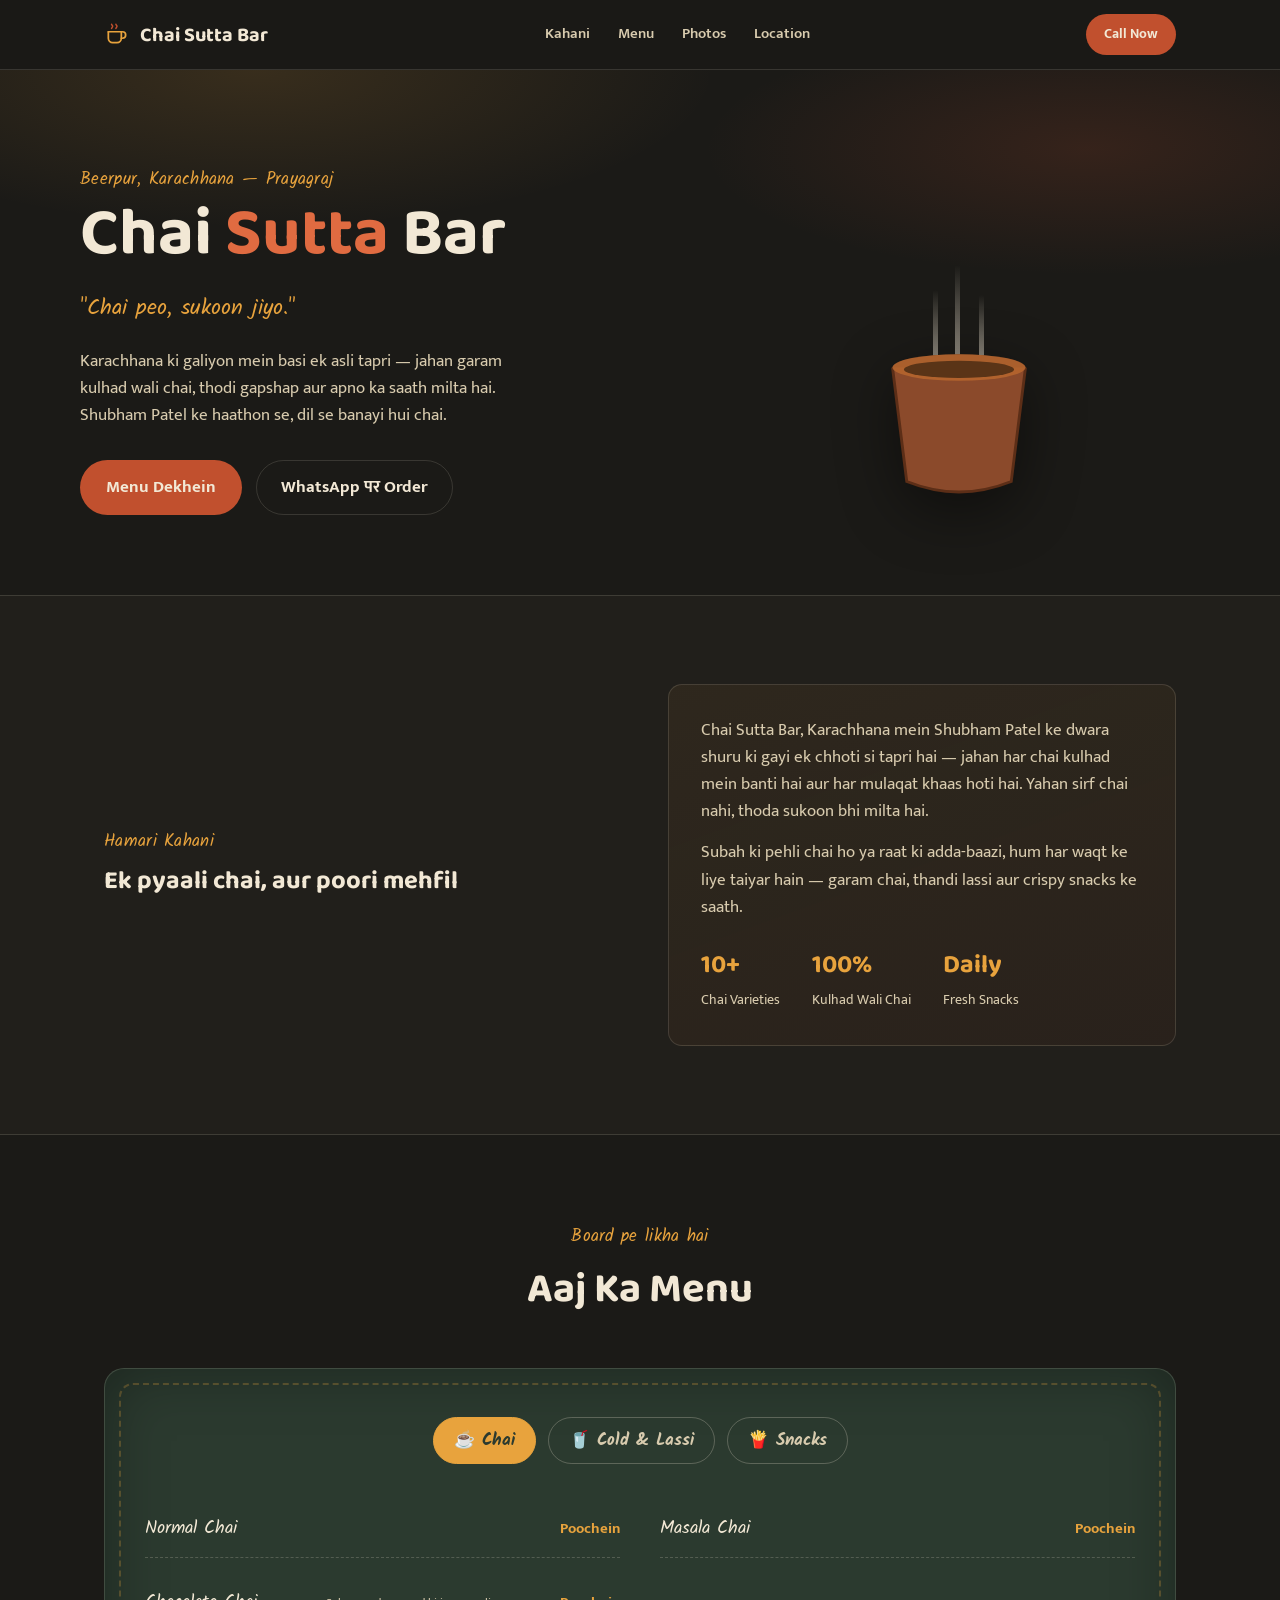
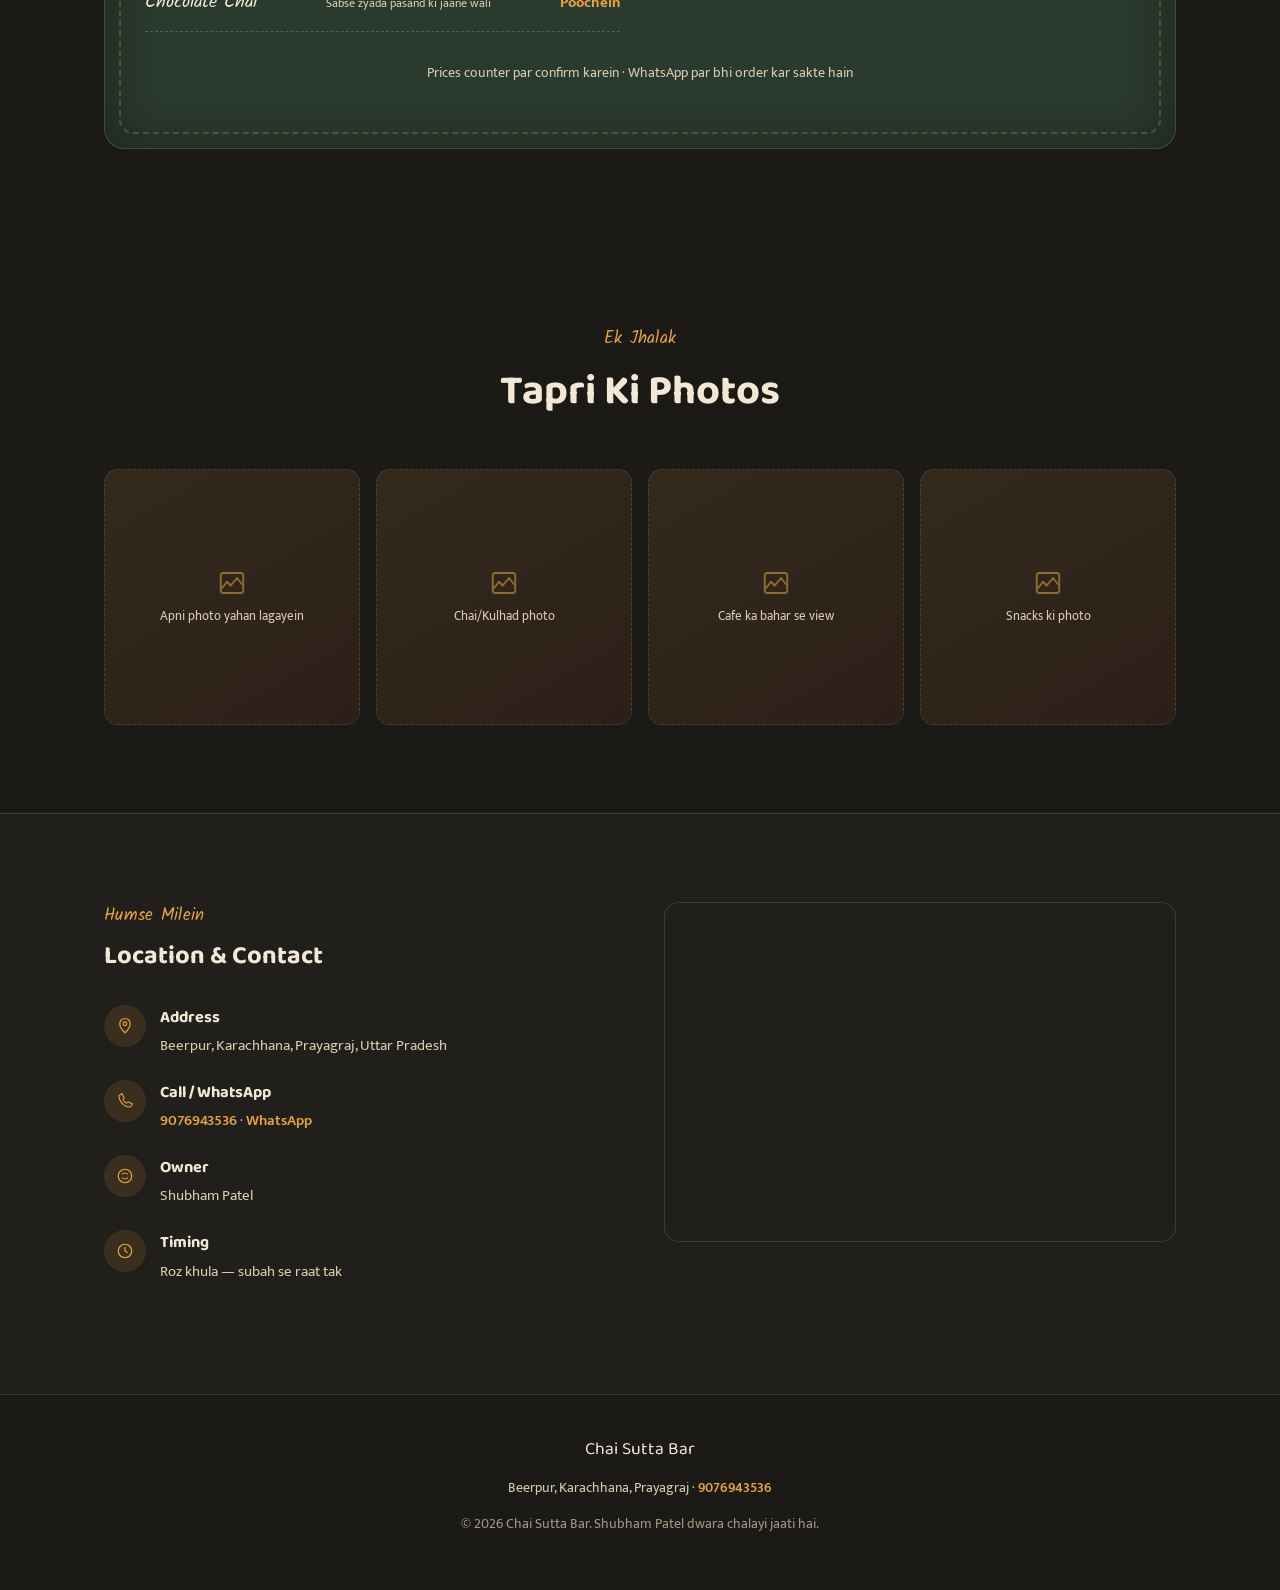
<file: index.html>
<!DOCTYPE html>
<html lang="hi">
<head>
<meta charset="UTF-8">
<meta name="viewport" content="width=device-width, initial-scale=1.0">
<title>Chai Sutta Bar — Karachhana, Prayagraj</title>
<link rel="preconnect" href="https://fonts.googleapis.com">
<link href="https://fonts.googleapis.com/css2?family=Baloo+2:wght@500;600;700;800&family=Mukta:wght@400;500;600;700&family=Kalam:wght@400;700&display=swap" rel="stylesheet">
<link rel="stylesheet" href="style.css">
 <title>Chai Cafe - Abhishek</title>
<meta name="description" content="Chai Cafe ek portfolio/project website hai jo...">
<meta name="keywords" content="chai cafe, abhishek, portfolio">
</head>
<body>
 
<header class="nav">
  <div class="nav-inner">
    <div class="brand">
      <svg width="26" height="26" viewBox="0 0 24 24" fill="none"><path d="M4 9h13a3 3 0 0 1 0 6h-1" stroke="#E8A33D" stroke-width="1.6" stroke-linecap="round"/><path d="M4 9v6a4 4 0 0 0 4 4h4a4 4 0 0 0 4-4V9" stroke="#E8A33D" stroke-width="1.6" stroke-linecap="round" stroke-linejoin="round"/><path d="M7 6c0-1 1-1 1-2s-1-1-1-2M11 6c0-1 1-1 1-2s-1-1-1-2" stroke="#C1502E" stroke-width="1.4" stroke-linecap="round"/></svg>
      Chai Sutta Bar
    </div>
    <nav class="links">
      <a href="#about">Kahani</a>
      <a href="#menu">Menu</a>
      <a href="#gallery">Photos</a>
      <a href="#location">Location</a>
    </nav>
    <a class="nav-cta" href="tel:9076943536">Call Now</a>
  </div>
</header>
 
<section class="hero">
  <div class="hero-inner">
    <div>
      <span class="eyebrow">Beerpur, Karachhana — Prayagraj</span>
      <h1>Chai <span>Sutta</span> Bar</h1>
      <p class="tagline">"Chai peo, sukoon jiyo."</p>
      <p class="desc">Karachhana ki galiyon mein basi ek asli tapri — jahan garam kulhad wali chai, thodi gapshap aur apno ka saath milta hai. Shubham Patel ke haathon se, dil se banayi hui chai.</p>
      <div class="hero-actions">
        <a class="btn-primary" href="#menu">Menu Dekhein</a>
        <a class="btn-ghost" href="https://wa.me/919076943536" target="_blank" rel="noopener">WhatsApp पर Order</a>
      </div>
    </div>
    <div class="cup-wrap">
      <div class="steam-line s1"></div>
      <div class="steam-line s2"></div>
      <div class="steam-line s3"></div>
      <svg class="kulhad" viewBox="0 0 200 180" fill="none">
        <ellipse cx="100" cy="30" rx="70" ry="14" fill="#4A2E1E"/>
        <path d="M30 30 L45 150 Q100 172 155 150 L170 30 Z" fill="#8B4A2B"/>
        <path d="M30 30 L45 150 Q100 172 155 150 L170 30" stroke="#5C2E17" stroke-width="3" fill="none"/>
        <ellipse cx="100" cy="30" rx="70" ry="14" fill="#B5652E" opacity="0.9"/>
        <ellipse cx="100" cy="32" rx="58" ry="9" fill="#5A3417"/>
      </svg>
    </div>
  </div>
</section>
 
<section class="about" id="about">
  <div class="wrap about-grid">
    <div>
      <span class="eyebrow">Hamari Kahani</span>
      <h2>Ek pyaali chai, aur poori mehfil</h2>
    </div>
    <div class="about-card">
      <p>Chai Sutta Bar, Karachhana mein Shubham Patel ke dwara shuru ki gayi ek chhoti si tapri hai — jahan har chai kulhad mein banti hai aur har mulaqat khaas hoti hai. Yahan sirf chai nahi, thoda sukoon bhi milta hai.</p>
      <p>Subah ki pehli chai ho ya raat ki adda-baazi, hum har waqt ke liye taiyar hain — garam chai, thandi lassi aur crispy snacks ke saath.</p>
      <div class="about-stats">
        <div class="stat"><b>10+</b><span>Chai Varieties</span></div>
        <div class="stat"><b>100%</b><span>Kulhad Wali Chai</span></div>
        <div class="stat"><b>Daily</b><span>Fresh Snacks</span></div>
      </div>
    </div>
  </div>
</section>
 
<section id="menu">
  <div class="wrap">
    <div class="section-head">
      <span class="eyebrow">Board pe likha hai</span>
      <h2>Aaj Ka Menu</h2>
    </div>
    <div class="menu-board">
      <div class="menu-tabs" role="tablist">
        <button class="menu-tab active" data-tab="chai" role="tab" aria-selected="true">☕ Chai</button>
        <button class="menu-tab" data-tab="cold" role="tab" aria-selected="false">🥤 Cold &amp; Lassi</button>
        <button class="menu-tab" data-tab="snacks" role="tab" aria-selected="false">🍟 Snacks</button>
      </div>
 
      <div class="menu-panel active" data-panel="chai">
        <div class="menu-item">Normal Chai <span class="price">Poochein</span></div>
        <div class="menu-item">Masala Chai <span class="price">Poochein</span></div>
        <div class="menu-item">Chocolate Chai <small>Sabse zyada pasand ki jaane wali</small><span class="price">Poochein</span></div>
      </div>
 
      <div class="menu-panel" data-panel="cold">
        <div class="menu-item">Cold Coffee <span class="price">Poochein</span></div>
        <div class="menu-item">Lassi <span class="price">Poochein</span></div>
        <div class="menu-item">Cold Drink <span class="price">Poochein</span></div>
      </div>
 
      <div class="menu-panel" data-panel="snacks">
        <div class="menu-item">Samosa <span class="price">Poochein</span></div>
        <div class="menu-item">Aur bhi snacks <small>Counter par available</small><span class="price">Poochein</span></div>
      </div>
 
      <p class="menu-note">Prices counter par confirm karein · WhatsApp par bhi order kar sakte hain</p>
    </div>
  </div>
</section>
 
<section id="gallery">
  <div class="wrap">
    <div class="section-head">
      <span class="eyebrow">Ek Jhalak</span>
      <h2>Tapri Ki Photos</h2>
    </div>
    <div class="gallery-grid">
      <div class="gallery-slot"><svg width="30" height="30" viewBox="0 0 24 24" fill="none"><path d="M4 16l4-5 3 3 5-6 4 5" stroke="#E8A33D" stroke-width="1.5" stroke-linecap="round" stroke-linejoin="round"/><rect x="3" y="4" width="18" height="16" rx="2" stroke="#E8A33D" stroke-width="1.5"/></svg>Apni photo yahan lagayein</div>
      <div class="gallery-slot"><svg width="30" height="30" viewBox="0 0 24 24" fill="none"><path d="M4 16l4-5 3 3 5-6 4 5" stroke="#E8A33D" stroke-width="1.5" stroke-linecap="round" stroke-linejoin="round"/><rect x="3" y="4" width="18" height="16" rx="2" stroke="#E8A33D" stroke-width="1.5"/></svg>Chai/Kulhad photo</div>
      <div class="gallery-slot"><svg width="30" height="30" viewBox="0 0 24 24" fill="none"><path d="M4 16l4-5 3 3 5-6 4 5" stroke="#E8A33D" stroke-width="1.5" stroke-linecap="round" stroke-linejoin="round"/><rect x="3" y="4" width="18" height="16" rx="2" stroke="#E8A33D" stroke-width="1.5"/></svg>Cafe ka bahar se view</div>
      <div class="gallery-slot"><svg width="30" height="30" viewBox="0 0 24 24" fill="none"><path d="M4 16l4-5 3 3 5-6 4 5" stroke="#E8A33D" stroke-width="1.5" stroke-linecap="round" stroke-linejoin="round"/><rect x="3" y="4" width="18" height="16" rx="2" stroke="#E8A33D" stroke-width="1.5"/></svg>Snacks ki photo</div>
    </div>
  </div>
</section>
 
<section class="location" id="location">
  <div class="wrap loc-grid">
    <div>
      <span class="eyebrow">Humse Milein</span>
      <h2 style="margin-bottom:28px;">Location &amp; Contact</h2>
 
      <div class="info-row">
        <div class="ic"><svg width="18" height="18" viewBox="0 0 24 24" fill="none"><path d="M12 21s7-6.5 7-12a7 7 0 1 0-14 0c0 5.5 7 12 7 12z" stroke="currentColor" stroke-width="1.6"/><circle cx="12" cy="9" r="2.4" stroke="currentColor" stroke-width="1.6"/></svg></div>
        <div><h3>Address</h3><p>Beerpur, Karachhana, Prayagraj, Uttar Pradesh</p></div>
      </div>
      <div class="info-row">
        <div class="ic"><svg width="18" height="18" viewBox="0 0 24 24" fill="none"><path d="M4 5c0 8 7 15 15 15l3-4-6-3-2 2c-2-1-4-3-5-5l2-2-3-6-4 3z" stroke="currentColor" stroke-width="1.4" stroke-linejoin="round"/></svg></div>
        <div><h3>Call / WhatsApp</h3><p><a href="tel:9076943536">9076943536</a> · <a href="https://wa.me/919076943536" target="_blank" rel="noopener">WhatsApp</a></p></div>
      </div>
      <div class="info-row">
        <div class="ic"><svg width="18" height="18" viewBox="0 0 24 24" fill="none"><circle cx="12" cy="12" r="9" stroke="currentColor" stroke-width="1.6"/><path d="M8 10c1-1.5 2-2 4-2s3 .5 4 2M8 14c1 1.5 2 2 4 2s3-.5 4-2" stroke="currentColor" stroke-width="1.4"/></svg></div>
        <div><h3>Owner</h3><p>Shubham Patel</p></div>
      </div>
      <div class="info-row">
        <div class="ic"><svg width="18" height="18" viewBox="0 0 24 24" fill="none"><circle cx="12" cy="12" r="9" stroke="currentColor" stroke-width="1.6"/><path d="M12 7v5l3 2" stroke="currentColor" stroke-width="1.6" stroke-linecap="round"/></svg></div>
        <div><h3>Timing</h3><p>Roz khula — subah se raat tak</p></div>
      </div>
    </div>
 
    <div class="map-box">
      <iframe title="Chai Sutta Bar Location Map" loading="lazy" src="https://www.google.com/maps?q=Beerpur+Karachhana+Prayagraj&output=embed"></iframe>
    </div>
  </div>
</section>
 
<footer>
  <div class="fbrand">Chai Sutta Bar</div>
  <p>Beerpur, Karachhana, Prayagraj · <a href="tel:9076943536">9076943536</a></p>
  <p style="margin-top:10px;opacity:0.7;">© 2026 Chai Sutta Bar. Shubham Patel dwara chalayi jaati hai.</p>
</footer>
 
<script src="script.js"></script>
 
</body>
</html>
</file>
<file: style.css>
:root{
    --bg-night:#1B1A17;
    --bg-night-2:#211F1B;
    --clay:#C1502E;
    --clay-light:#E06B41;
    --mustard:#E8A33D;
    --cream:#F2E8D5;
    --cream-dim:#D8CBAE;
    --chalk-green:#2B3A2F;
    --chalk-green-2:#324536;
    --line:rgba(242,232,213,0.14);
    --radius:14px;
    --maxw:1120px;
  }

  *{box-sizing:border-box;}
  html{scroll-behavior:smooth;}
  body{
    margin:0;
    background:var(--bg-night);
    color:var(--cream);
    font-family:'Mukta',sans-serif;
    font-size:17px;
    line-height:1.6;
    -webkit-font-smoothing:antialiased;
  }
  img{max-width:100%;display:block;}
  a{color:inherit;}
  h1,h2,h3{font-family:'Baloo 2',sans-serif;margin:0;}
  .wrap{max-width:var(--maxw);margin:0 auto;padding:0 24px;}
  .eyebrow{
    font-family:'Kalam',cursive;
    color:var(--mustard);
    font-size:1.05rem;
    letter-spacing:.3px;
    margin-bottom:6px;
    display:inline-block;
  }

  /* ===== NAV ===== */
  header.nav{
    position:sticky;top:0;z-index:50;
    background:rgba(27,26,23,0.88);
    backdrop-filter:blur(8px);
    border-bottom:1px solid var(--line);
  }
  .nav-inner{
    display:flex;align-items:center;justify-content:space-between;
    padding:14px 24px;max-width:var(--maxw);margin:0 auto;
  }
  .brand{display:flex;align-items:center;gap:10px;font-family:'Baloo 2';font-weight:700;font-size:1.25rem;color:var(--cream);}
  .brand svg{flex-shrink:0;}
  nav.links{display:flex;gap:28px;font-weight:600;font-size:0.95rem;}
  nav.links a{text-decoration:none;color:var(--cream-dim);transition:color .2s;}
  nav.links a:hover,nav.links a:focus-visible{color:var(--mustard);}
  .nav-cta{
    background:var(--clay);color:var(--cream);padding:9px 18px;border-radius:999px;
    text-decoration:none;font-weight:700;font-size:0.9rem;white-space:nowrap;
    transition:background .2s,transform .2s;
  }
  .nav-cta:hover,.nav-cta:focus-visible{background:var(--clay-light);transform:translateY(-1px);}
  .menu-toggle{display:none;background:none;border:none;color:var(--cream);font-size:1.6rem;cursor:pointer;}

  /* ===== HERO ===== */
  .hero{
    position:relative;
    padding:96px 24px 80px;
    overflow:hidden;
    background:
      radial-gradient(ellipse 60% 50% at 20% 0%, rgba(232,163,61,0.14), transparent 60%),
      radial-gradient(ellipse 50% 40% at 85% 15%, rgba(193,80,46,0.16), transparent 60%),
      var(--bg-night);
  }
  .hero-inner{
    max-width:var(--maxw);margin:0 auto;
    display:grid;grid-template-columns:1.1fr 0.9fr;gap:48px;align-items:center;
  }
  .hero h1{
    font-size:clamp(2.4rem,5.4vw,4.2rem);
    line-height:1.04;
    color:var(--cream);
    margin-bottom:18px;
  }
  .hero h1 span{color:var(--clay-light);}
  .hero p.tagline{
    font-family:'Kalam',cursive;
    font-size:1.35rem;
    color:var(--mustard);
    margin-bottom:22px;
  }
  .hero p.desc{color:var(--cream-dim);max-width:46ch;margin-bottom:30px;}
  .hero-actions{display:flex;gap:14px;flex-wrap:wrap;}
  .btn-primary{
    background:var(--clay);color:var(--cream);padding:14px 26px;border-radius:999px;
    text-decoration:none;font-weight:700;display:inline-flex;align-items:center;gap:8px;
    transition:background .2s,transform .2s;
  }
  .btn-primary:hover,.btn-primary:focus-visible{background:var(--clay-light);transform:translateY(-2px);}
  .btn-ghost{
    border:1.5px solid var(--line);color:var(--cream);padding:13px 24px;border-radius:999px;
    text-decoration:none;font-weight:700;transition:border-color .2s,background .2s;
  }
  .btn-ghost:hover,.btn-ghost:focus-visible{border-color:var(--mustard);background:rgba(232,163,61,0.08);}

  /* Signature: kulhad with rising steam */
  .cup-wrap{position:relative;display:flex;justify-content:center;align-items:flex-end;height:340px;}
  .steam-line{
    position:absolute;bottom:150px;width:5px;border-radius:3px;
    background:linear-gradient(to top, rgba(242,232,213,0.55), rgba(242,232,213,0));
    transform-origin:bottom center;
    animation:steamRise 3.2s ease-in-out infinite;
  }
  .steam-line.s1{left:calc(50% - 26px);height:70px;animation-delay:0s;}
  .steam-line.s2{left:calc(50% - 4px);height:95px;animation-delay:.6s;}
  .steam-line.s3{left:calc(50% + 20px);height:65px;animation-delay:1.2s;}
  @keyframes steamRise{
    0%{transform:translateY(0) scaleY(0.7) skewX(0deg);opacity:0;}
    20%{opacity:.8;}
    50%{transform:translateY(-40px) scaleY(1.05) skewX(-4deg);opacity:.55;}
    100%{transform:translateY(-95px) scaleY(1.3) skewX(4deg);opacity:0;}
  }
  @media (prefers-reduced-motion: reduce){
    .steam-line{animation:none;opacity:.35;}
  }
  .kulhad{width:190px;filter:drop-shadow(0 18px 30px rgba(0,0,0,0.45));}

  /* ===== SECTION HEADS ===== */
  section{padding:88px 0;}
  .section-head{max-width:640px;margin:0 auto 44px;text-align:center;}
  .section-head h2{font-size:clamp(1.8rem,3.4vw,2.6rem);color:var(--cream);}

  /* ===== ABOUT ===== */
  .about{background:var(--bg-night-2);border-top:1px solid var(--line);border-bottom:1px solid var(--line);}
  .about-grid{display:grid;grid-template-columns:1fr 1fr;gap:56px;align-items:center;}
  .about-card{
    background:linear-gradient(160deg, rgba(232,163,61,0.07), rgba(193,80,46,0.05));
    border:1px solid var(--line);border-radius:var(--radius);padding:32px;
  }
  .about-card p{color:var(--cream-dim);margin:0 0 14px;}
  .about-stats{display:flex;gap:32px;margin-top:24px;flex-wrap:wrap;}
  .stat b{display:block;font-family:'Baloo 2';font-size:1.6rem;color:var(--mustard);}
  .stat span{font-size:0.85rem;color:var(--cream-dim);}

  /* ===== MENU (chalkboard) ===== */
  .menu-board{
    background:var(--chalk-green);
    border:1px solid rgba(242,232,213,0.1);
    border-radius:20px;
    padding:48px 40px;
    position:relative;
    box-shadow:inset 0 0 60px rgba(0,0,0,0.35);
  }
  .menu-board::before{
    content:"";position:absolute;inset:14px;border:2px dashed rgba(232,163,61,0.25);border-radius:14px;pointer-events:none;
  }
  .menu-tabs{display:flex;gap:12px;justify-content:center;margin-bottom:36px;flex-wrap:wrap;}
  .menu-tab{
    font-family:'Kalam',cursive;font-size:1.05rem;font-weight:700;
    background:none;border:1.5px solid rgba(242,232,213,0.25);color:var(--cream-dim);
    padding:9px 20px;border-radius:999px;cursor:pointer;transition:all .2s;
  }
  .menu-tab.active,.menu-tab:hover,.menu-tab:focus-visible{
    background:var(--mustard);color:var(--chalk-green);border-color:var(--mustard);
  }
  .menu-panel{display:none;}
  .menu-panel.active{display:grid;grid-template-columns:1fr 1fr;gap:16px 40px;}
  .menu-item{
    display:flex;justify-content:space-between;align-items:baseline;
    padding:14px 0;border-bottom:1px dashed rgba(242,232,213,0.2);
    font-family:'Kalam',cursive;font-size:1.15rem;color:var(--cream);
  }
  .menu-item small{font-family:'Mukta';font-size:0.78rem;color:var(--cream-dim);display:block;font-weight:400;margin-top:2px;}
  .menu-item .price{font-family:'Mukta';font-weight:700;color:var(--mustard);font-size:0.95rem;white-space:nowrap;}
  .menu-note{text-align:center;margin-top:30px;color:var(--cream-dim);font-size:0.9rem;}

  /* ===== GALLERY ===== */
  .gallery-grid{display:grid;grid-template-columns:repeat(4,1fr);gap:16px;}
  .gallery-slot{
    aspect-ratio:1/1;border-radius:var(--radius);
    background:linear-gradient(150deg, rgba(232,163,61,0.12), rgba(193,80,46,0.1));
    border:1px dashed var(--line);
    display:flex;align-items:center;justify-content:center;
    flex-direction:column;gap:8px;color:var(--cream-dim);font-size:0.82rem;text-align:center;padding:12px;
  }
  .gallery-slot svg{opacity:0.55;}

  /* ===== LOCATION / CONTACT ===== */
  .location{background:var(--bg-night-2);border-top:1px solid var(--line);}
  .loc-grid{display:grid;grid-template-columns:1fr 1fr;gap:48px;align-items:start;}
  .info-row{display:flex;gap:14px;margin-bottom:22px;align-items:flex-start;}
  .info-row .ic{
    width:42px;height:42px;border-radius:50%;background:rgba(232,163,61,0.12);
    display:flex;align-items:center;justify-content:center;flex-shrink:0;color:var(--mustard);
  }
  .info-row h3{font-size:1.02rem;margin-bottom:3px;color:var(--cream);}
  .info-row p{margin:0;color:var(--cream-dim);font-size:0.94rem;}
  .info-row a{color:var(--mustard);text-decoration:none;font-weight:600;}
  .map-box{
    border-radius:var(--radius);overflow:hidden;border:1px solid var(--line);height:340px;
  }
  .map-box iframe{width:100%;height:100%;border:0;filter:grayscale(0.3) invert(0.92) contrast(0.9);}

  /* ===== FOOTER ===== */
  footer{padding:40px 24px;text-align:center;border-top:1px solid var(--line);color:var(--cream-dim);font-size:0.88rem;}
  footer .fbrand{font-family:'Baloo 2';color:var(--cream);font-size:1.1rem;margin-bottom:8px;}
  footer a{color:var(--mustard);text-decoration:none;font-weight:600;}

  a:focus-visible, button:focus-visible{outline:2px solid var(--mustard);outline-offset:3px;}

  @media (max-width:880px){
    nav.links{display:none;}
    .menu-toggle{display:block;}
    .hero-inner{grid-template-columns:1fr;}
    .cup-wrap{order:-1;height:220px;}
    .about-grid{grid-template-columns:1fr;}
    .gallery-grid{grid-template-columns:repeat(2,1fr);}
    .loc-grid{grid-template-columns:1fr;}
    .menu-panel.active{grid-template-columns:1fr;}
  }
</file>
